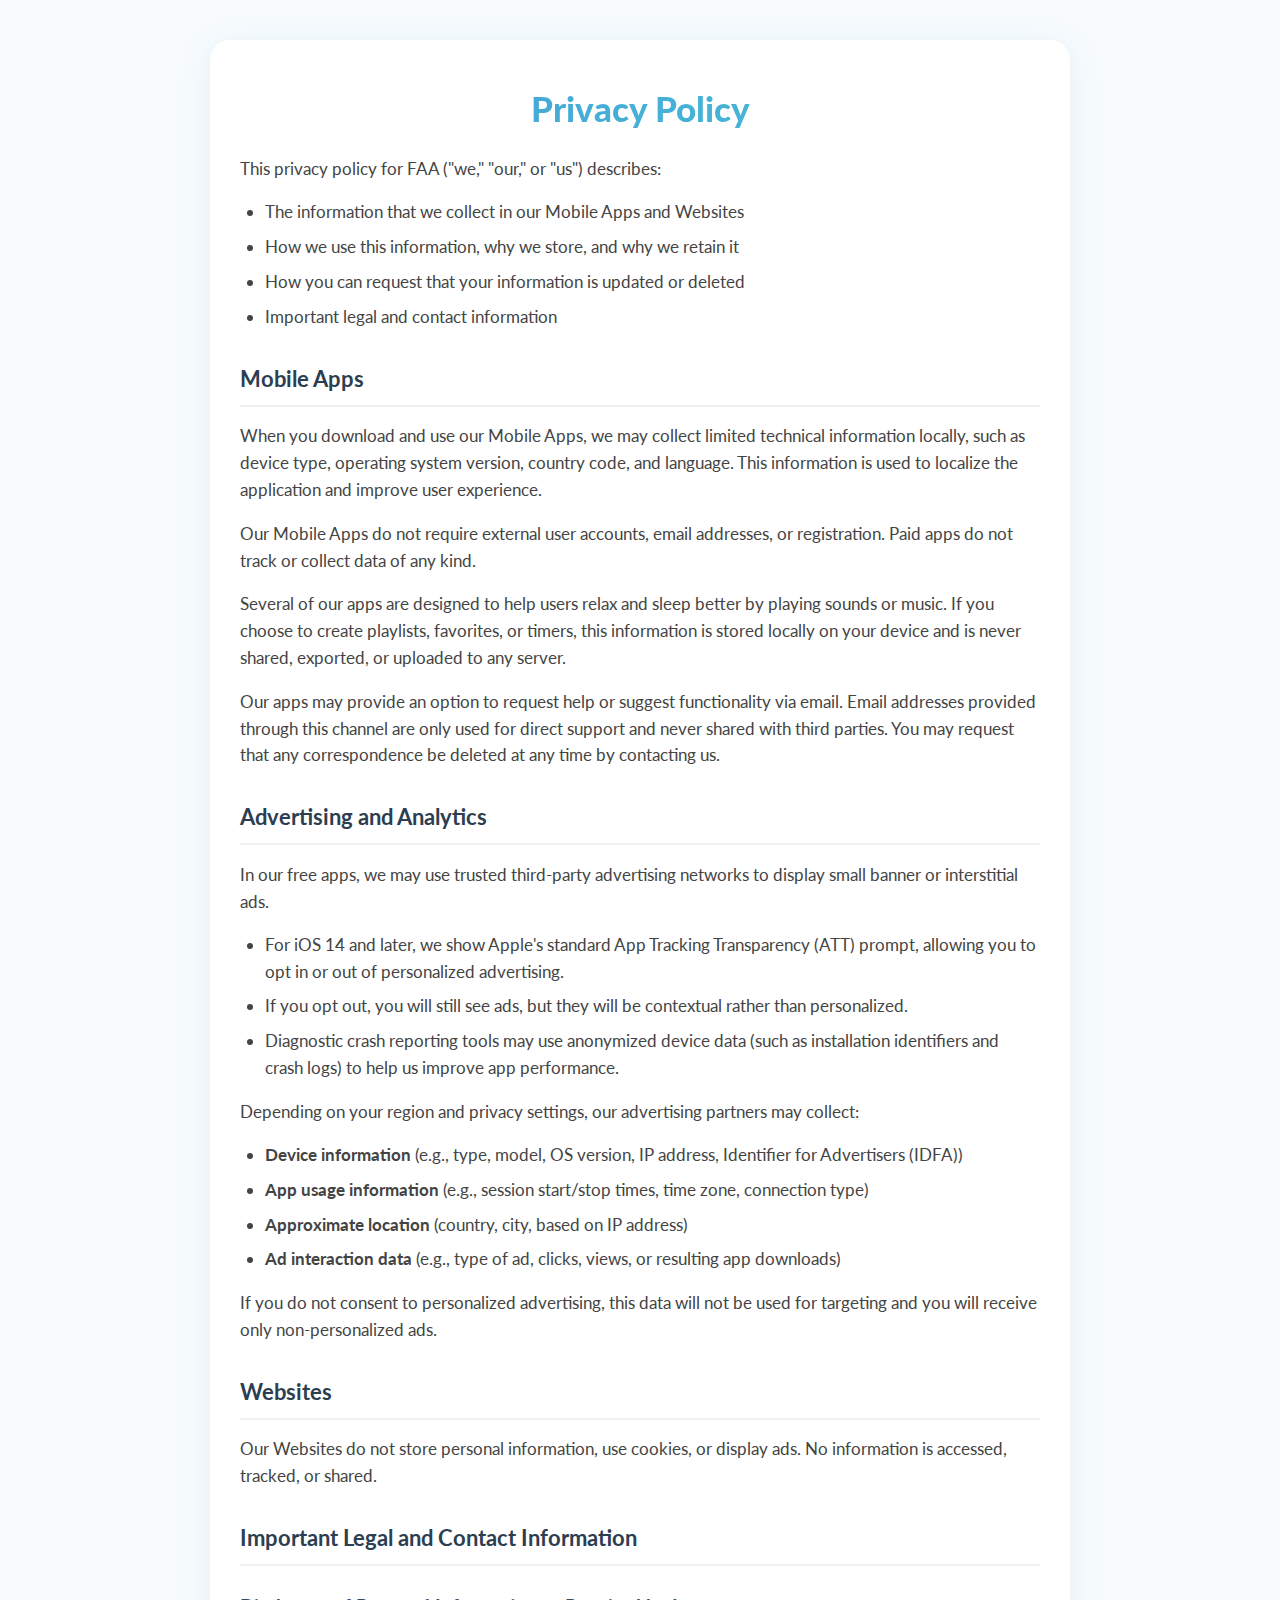
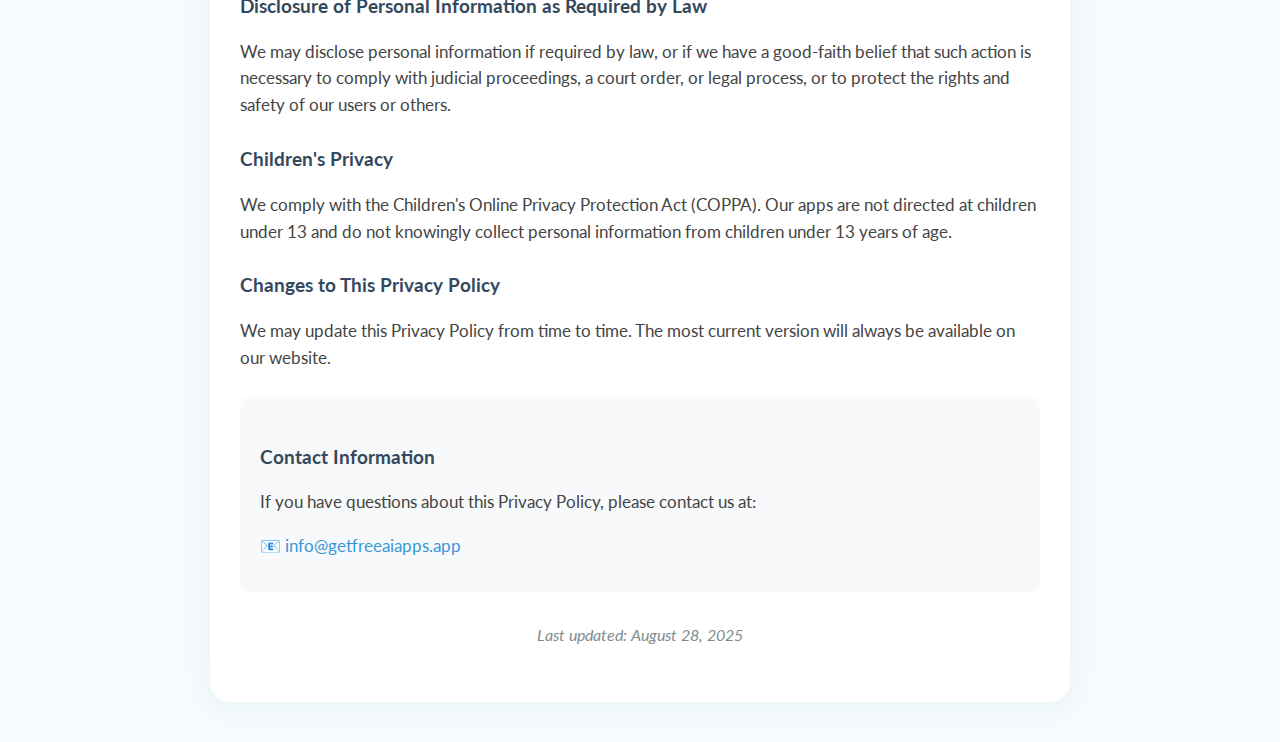
<file: privacy.html>
<!DOCTYPE html>
<html lang="en">
<head>
  <meta charset="UTF-8">
  <meta name="viewport" content="width=device-width, initial-scale=1.0">
  <title>Privacy Policy | FAA</title>
  <link href="https://fonts.googleapis.com/css?family=Lato:400,700&display=swap" rel="stylesheet">
  <style>
    body {
      font-family: 'Lato', Arial, sans-serif;
      background: #f7fbfd;
      margin: 0;
      padding: 0;
      color: #222;
      line-height: 1.6;
    }
    .privacy-container {
      max-width: 800px;
      margin: 40px auto;
      background: #fff;
      border-radius: 20px;
      box-shadow: 0 4px 32px rgba(70,159,214,0.10);
      padding: 40px 30px;
    }
    .privacy-title {
      font-size: 2.2rem;
      font-weight: 900;
      background: linear-gradient(90deg, #46a0d6 0%, #46bfd6 100%);
      -webkit-background-clip: text;
      -webkit-text-fill-color: transparent;
      background-clip: text;
      color: #46a0d6; /* Fallback for non-WebKit browsers */
      margin-bottom: 20px;
      text-align: center;
    }
    .privacy-section {
      margin-bottom: 30px;
    }
    .privacy-section h2 {
      font-size: 1.4rem;
      color: #2c3e50;
      margin: 30px 0 15px 0;
      padding-bottom: 8px;
      border-bottom: 2px solid #f0f0f0;
    }
    .privacy-section h3 {
      font-size: 1.2rem;
      color: #34495e;
      margin: 25px 0 12px 0;
    }
    .privacy-section p, .privacy-section li {
      margin-bottom: 12px;
      font-size: 1.05rem;
      color: #444;
    }
    .privacy-section ul {
      padding-left: 25px;
    }
    .privacy-section li {
      margin-bottom: 8px;
    }
    .contact-info {
      background: #f8f9fa;
      padding: 20px;
      border-radius: 10px;
      margin: 25px 0;
    }
    .last-updated {
      text-align: center;
      color: #7f8c8d;
      margin: 30px 0 15px 0;
      font-style: italic;
    }
    a {
      color: #3498db;
      text-decoration: none;
    }
    a:hover {
      text-decoration: underline;
    }
    @media (max-width: 768px) {
      .privacy-container {
        margin: 20px 15px;
        padding: 25px 20px;
        border-radius: 15px;
      }
      .privacy-title {
        font-size: 1.8rem;
      }
      .privacy-section h2 {
        font-size: 1.3rem;
      }
    }
  </style>
</head>
<body>
  <div class="privacy-container">
    <div class="privacy-title">Privacy Policy</div>
    
    <div class="privacy-section">
      <p>This privacy policy for FAA ("we," "our," or "us") describes:</p>
      <ul>
        <li>The information that we collect in our Mobile Apps and Websites</li>
        <li>How we use this information, why we store, and why we retain it</li>
        <li>How you can request that your information is updated or deleted</li>
        <li>Important legal and contact information</li>
      </ul>
    </div>

    <div class="privacy-section">
      <h2>Mobile Apps</h2>
      <p>When you download and use our Mobile Apps, we may collect limited technical information locally, such as device type, operating system version, country code, and language. This information is used to localize the application and improve user experience.</p>
      <p>Our Mobile Apps do not require external user accounts, email addresses, or registration. Paid apps do not track or collect data of any kind.</p>
      <p>Several of our apps are designed to help users relax and sleep better by playing sounds or music. If you choose to create playlists, favorites, or timers, this information is stored locally on your device and is never shared, exported, or uploaded to any server.</p>
      <p>Our apps may provide an option to request help or suggest functionality via email. Email addresses provided through this channel are only used for direct support and never shared with third parties. You may request that any correspondence be deleted at any time by contacting us.</p>
    </div>

    <div class="privacy-section">
      <h2>Advertising and Analytics</h2>
      <p>In our free apps, we may use trusted third-party advertising networks to display small banner or interstitial ads.</p>
      <ul>
        <li>For iOS 14 and later, we show Apple's standard App Tracking Transparency (ATT) prompt, allowing you to opt in or out of personalized advertising.</li>
        <li>If you opt out, you will still see ads, but they will be contextual rather than personalized.</li>
        <li>Diagnostic crash reporting tools may use anonymized device data (such as installation identifiers and crash logs) to help us improve app performance.</li>
      </ul>
      <p>Depending on your region and privacy settings, our advertising partners may collect:</p>
      <ul>
        <li><strong>Device information</strong> (e.g., type, model, OS version, IP address, Identifier for Advertisers (IDFA))</li>
        <li><strong>App usage information</strong> (e.g., session start/stop times, time zone, connection type)</li>
        <li><strong>Approximate location</strong> (country, city, based on IP address)</li>
        <li><strong>Ad interaction data</strong> (e.g., type of ad, clicks, views, or resulting app downloads)</li>
      </ul>
      <p>If you do not consent to personalized advertising, this data will not be used for targeting and you will receive only non-personalized ads.</p>
    </div>

    <div class="privacy-section">
      <h2>Websites</h2>
      <p>Our Websites do not store personal information, use cookies, or display ads. No information is accessed, tracked, or shared.</p>
    </div>

    <div class="privacy-section">
      <h2>Important Legal and Contact Information</h2>
      <h3>Disclosure of Personal Information as Required by Law</h3>
      <p>We may disclose personal information if required by law, or if we have a good-faith belief that such action is necessary to comply with judicial proceedings, a court order, or legal process, or to protect the rights and safety of our users or others.</p>
      
      <h3>Children's Privacy</h3>
      <p>We comply with the Children's Online Privacy Protection Act (COPPA). Our apps are not directed at children under 13 and do not knowingly collect personal information from children under 13 years of age.</p>
      
      <h3>Changes to This Privacy Policy</h3>
      <p>We may update this Privacy Policy from time to time. The most current version will always be available on our website.</p>
      
      <div class="contact-info">
        <h3>Contact Information</h3>
        <p>If you have questions about this Privacy Policy, please contact us at:</p>
        <p>📧 <a href="mailto:info@getfreeaiapps.app">info@getfreeaiapps.app</a></p>
      </div>
    </div>
    
    <div class="last-updated">
      Last updated: August 28, 2025
    </div>
  </div>
</body>
</html>
</file>
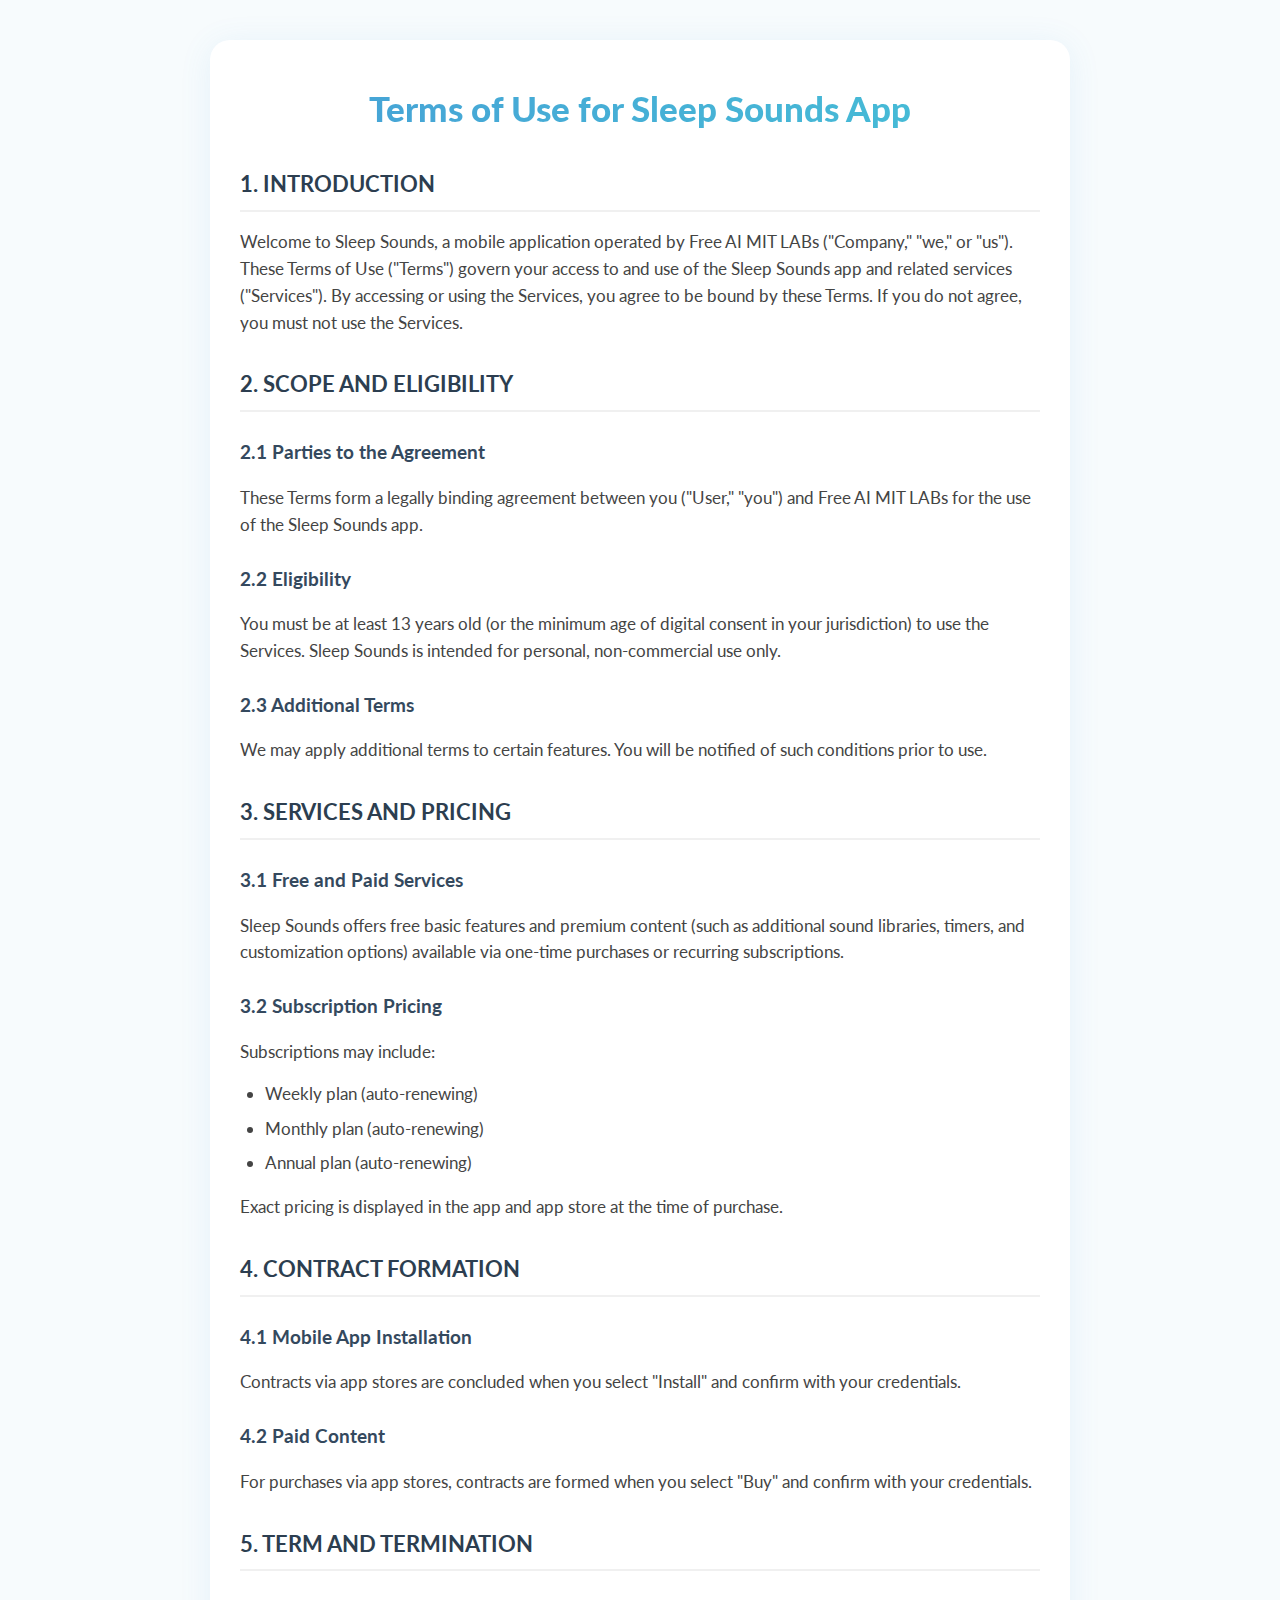
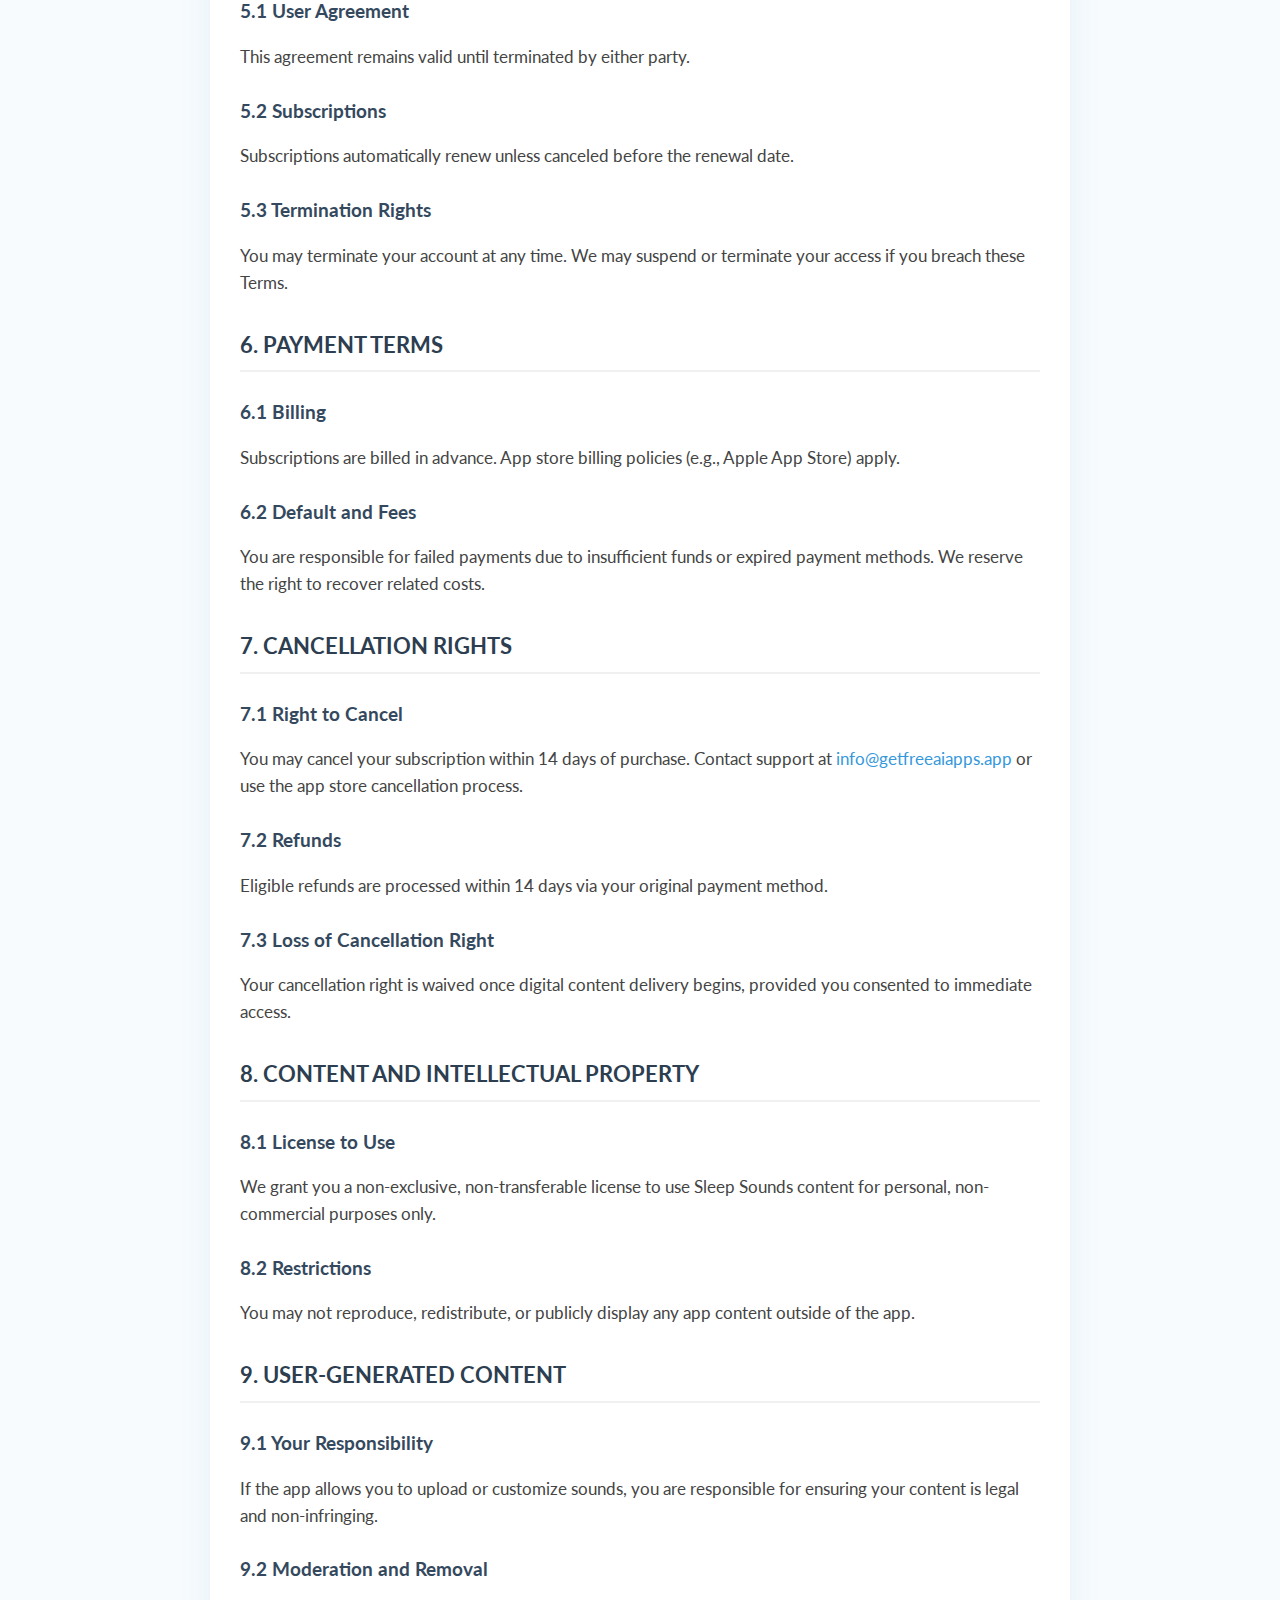
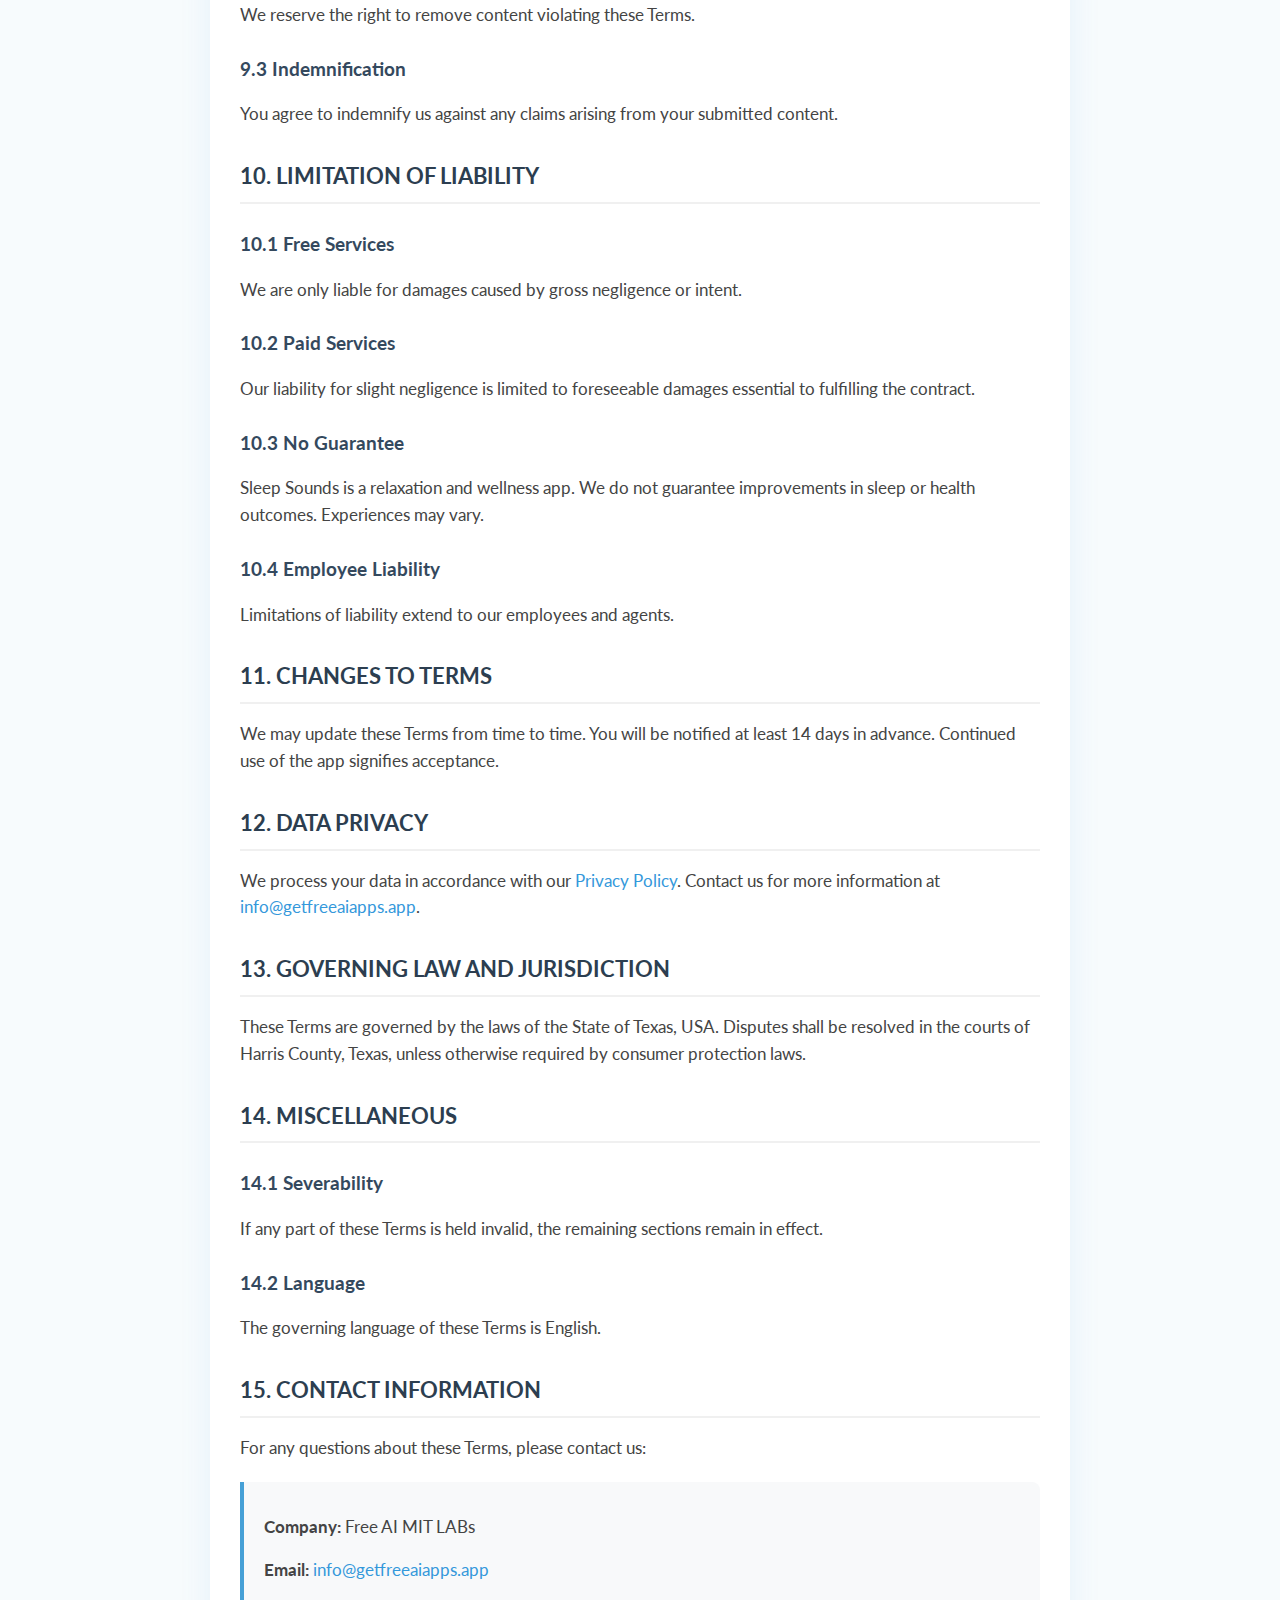
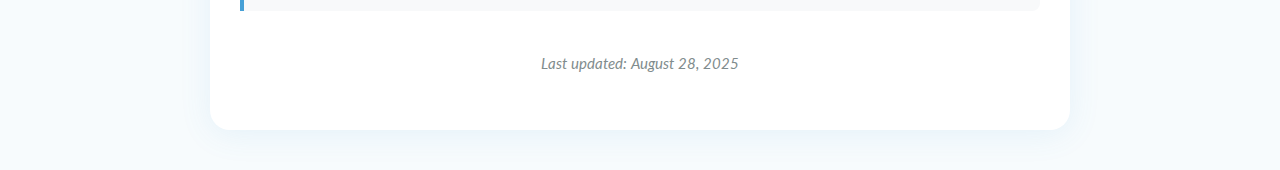
<file: termofuse.html>
<!DOCTYPE html>
<html lang="en">
<head>
  <meta charset="UTF-8">
  <meta name="viewport" content="width=device-width, initial-scale=1.0">
  <title>Terms of Use | Sleep Sounds App</title>
  <link href="https://fonts.googleapis.com/css?family=Lato:400,700&display=swap" rel="stylesheet">
  <style>
    body {
      font-family: 'Lato', Arial, sans-serif;
      background: #f7fbfd;
      margin: 0;
      padding: 0;
      color: #222;
      line-height: 1.6;
    }
    .terms-container {
      max-width: 800px;
      margin: 40px auto;
      background: #fff;
      border-radius: 20px;
      box-shadow: 0 4px 32px rgba(70,159,214,0.10);
      padding: 40px 30px;
    }
    .terms-title {
      font-size: 2.2rem;
      font-weight: 900;
      background: linear-gradient(90deg, #46a0d6 0%, #46bfd6 100%);
      -webkit-background-clip: text;
      -webkit-text-fill-color: transparent;
      background-clip: text;
      color: #46a0d6; /* Fallback for non-WebKit browsers */
      margin-bottom: 20px;
      text-align: center;
    }
    .terms-section {
      margin-bottom: 30px;
    }
    .terms-section h2 {
      font-size: 1.4rem;
      color: #2c3e50;
      margin: 30px 0 15px 0;
      padding-bottom: 8px;
      border-bottom: 2px solid #f0f0f0;
    }
    .terms-section h3 {
      font-size: 1.2rem;
      color: #34495e;
      margin: 25px 0 12px 0;
    }
    .terms-section p, .terms-section li {
      margin-bottom: 12px;
      font-size: 1.05rem;
      color: #444;
    }
    .terms-section ul, .terms-section ol {
      padding-left: 25px;
      margin: 15px 0;
    }
    .terms-section li {
      margin-bottom: 8px;
      line-height: 1.6;
    }
    .highlight-box {
      background: #f8f9fa;
      border-left: 4px solid #46a0d6;
      padding: 15px 20px;
      margin: 20px 0;
      border-radius: 0 8px 8px 0;
    }
    .last-updated {
      text-align: center;
      color: #7f8c8d;
      margin: 40px 0 15px 0;
      font-style: italic;
      font-size: 0.95rem;
    }
    a {
      color: #3498db;
      text-decoration: none;
    }
    a:hover {
      text-decoration: underline;
    }
    @media (max-width: 768px) {
      .terms-container {
        margin: 20px 15px;
        padding: 25px 20px;
        border-radius: 15px;
      }
      .terms-title {
        font-size: 1.8rem;
      }
      .terms-section h2 {
        font-size: 1.3rem;
      }
      .terms-section h3 {
        font-size: 1.1rem;
      }
    }
  </style>
</head>
<body>
  <div class="terms-container">
    <div class="terms-title">Terms of Use for Sleep Sounds App</div>
    
    <div class="terms-section">
      <h2>1. INTRODUCTION</h2>
      <p>Welcome to Sleep Sounds, a mobile application operated by Free AI MIT LABs ("Company," "we," or "us"). These Terms of Use ("Terms") govern your access to and use of the Sleep Sounds app and related services ("Services"). By accessing or using the Services, you agree to be bound by these Terms. If you do not agree, you must not use the Services.</p>
    </div>

    <div class="terms-section">
      <h2>2. SCOPE AND ELIGIBILITY</h2>
      <h3>2.1 Parties to the Agreement</h3>
      <p>These Terms form a legally binding agreement between you ("User," "you") and Free AI MIT LABs for the use of the Sleep Sounds app.</p>
      
      <h3>2.2 Eligibility</h3>
      <p>You must be at least 13 years old (or the minimum age of digital consent in your jurisdiction) to use the Services. Sleep Sounds is intended for personal, non-commercial use only.</p>
      
      <h3>2.3 Additional Terms</h3>
      <p>We may apply additional terms to certain features. You will be notified of such conditions prior to use.</p>
    </div>

    <div class="terms-section">
      <h2>3. SERVICES AND PRICING</h2>
      <h3>3.1 Free and Paid Services</h3>
      <p>Sleep Sounds offers free basic features and premium content (such as additional sound libraries, timers, and customization options) available via one-time purchases or recurring subscriptions.</p>
      
      <h3>3.2 Subscription Pricing</h3>
      <p>Subscriptions may include:</p>
      <ul>
        <li>Weekly plan (auto-renewing)</li>
        <li>Monthly plan (auto-renewing)</li>
        <li>Annual plan (auto-renewing)</li>
      </ul>
      <p>Exact pricing is displayed in the app and app store at the time of purchase.</p>
    </div>

    <div class="terms-section">
      <h2>4. CONTRACT FORMATION</h2>
      <h3>4.1 Mobile App Installation</h3>
      <p>Contracts via app stores are concluded when you select "Install" and confirm with your credentials.</p>
      
      <h3>4.2 Paid Content</h3>
      <p>For purchases via app stores, contracts are formed when you select "Buy" and confirm with your credentials.</p>
    </div>

    <div class="terms-section">
      <h2>5. TERM AND TERMINATION</h2>
      <h3>5.1 User Agreement</h3>
      <p>This agreement remains valid until terminated by either party.</p>
      
      <h3>5.2 Subscriptions</h3>
      <p>Subscriptions automatically renew unless canceled before the renewal date.</p>
      
      <h3>5.3 Termination Rights</h3>
      <p>You may terminate your account at any time. We may suspend or terminate your access if you breach these Terms.</p>
    </div>

    <div class="terms-section">
      <h2>6. PAYMENT TERMS</h2>
      <h3>6.1 Billing</h3>
      <p>Subscriptions are billed in advance. App store billing policies (e.g., Apple App Store) apply.</p>
      
      <h3>6.2 Default and Fees</h3>
      <p>You are responsible for failed payments due to insufficient funds or expired payment methods. We reserve the right to recover related costs.</p>
    </div>

    <div class="terms-section">
      <h2>7. CANCELLATION RIGHTS</h2>
      <h3>7.1 Right to Cancel</h3>
      <p>You may cancel your subscription within 14 days of purchase. Contact support at <a href="mailto:info@getfreeaiapps.app">info@getfreeaiapps.app</a> or use the app store cancellation process.</p>
      
      <h3>7.2 Refunds</h3>
      <p>Eligible refunds are processed within 14 days via your original payment method.</p>
      
      <h3>7.3 Loss of Cancellation Right</h3>
      <p>Your cancellation right is waived once digital content delivery begins, provided you consented to immediate access.</p>
    </div>

    <div class="terms-section">
      <h2>8. CONTENT AND INTELLECTUAL PROPERTY</h2>
      <h3>8.1 License to Use</h3>
      <p>We grant you a non-exclusive, non-transferable license to use Sleep Sounds content for personal, non-commercial purposes only.</p>
      
      <h3>8.2 Restrictions</h3>
      <p>You may not reproduce, redistribute, or publicly display any app content outside of the app.</p>
    </div>

    <div class="terms-section">
      <h2>9. USER-GENERATED CONTENT</h2>
      <h3>9.1 Your Responsibility</h3>
      <p>If the app allows you to upload or customize sounds, you are responsible for ensuring your content is legal and non-infringing.</p>
      
      <h3>9.2 Moderation and Removal</h3>
      <p>We reserve the right to remove content violating these Terms.</p>
      
      <h3>9.3 Indemnification</h3>
      <p>You agree to indemnify us against any claims arising from your submitted content.</p>
    </div>

    <div class="terms-section">
      <h2>10. LIMITATION OF LIABILITY</h2>
      <h3>10.1 Free Services</h3>
      <p>We are only liable for damages caused by gross negligence or intent.</p>
      
      <h3>10.2 Paid Services</h3>
      <p>Our liability for slight negligence is limited to foreseeable damages essential to fulfilling the contract.</p>
      
      <h3>10.3 No Guarantee</h3>
      <p>Sleep Sounds is a relaxation and wellness app. We do not guarantee improvements in sleep or health outcomes. Experiences may vary.</p>
      
      <h3>10.4 Employee Liability</h3>
      <p>Limitations of liability extend to our employees and agents.</p>
    </div>

    <div class="terms-section">
      <h2>11. CHANGES TO TERMS</h2>
      <p>We may update these Terms from time to time. You will be notified at least 14 days in advance. Continued use of the app signifies acceptance.</p>
    </div>

    <div class="terms-section">
      <h2>12. DATA PRIVACY</h2>
      <p>We process your data in accordance with our <a href="privacy.html">Privacy Policy</a>. Contact us for more information at <a href="mailto:info@getfreeaiapps.app">info@getfreeaiapps.app</a>.</p>
    </div>

    <div class="terms-section">
      <h2>13. GOVERNING LAW AND JURISDICTION</h2>
      <p>These Terms are governed by the laws of the State of Texas, USA. Disputes shall be resolved in the courts of Harris County, Texas, unless otherwise required by consumer protection laws.</p>
    </div>

    <div class="terms-section">
      <h2>14. MISCELLANEOUS</h2>
      <h3>14.1 Severability</h3>
      <p>If any part of these Terms is held invalid, the remaining sections remain in effect.</p>
      
      <h3>14.2 Language</h3>
      <p>The governing language of these Terms is English.</p>
    </div>

    <div class="terms-section">
      <h2>15. CONTACT INFORMATION</h2>
      <p>For any questions about these Terms, please contact us:</p>
      <div class="highlight-box">
        <p><strong>Company:</strong> Free AI MIT LABs</p>
        <p><strong>Email:</strong> <a href="mailto:info@getfreeaiapps.app">info@getfreeaiapps.app</a></p>
      </div>
    </div>
    
    <div class="last-updated">
      Last updated: August 28, 2025
    </div>
  </div>
</body>
</html>
</file>
